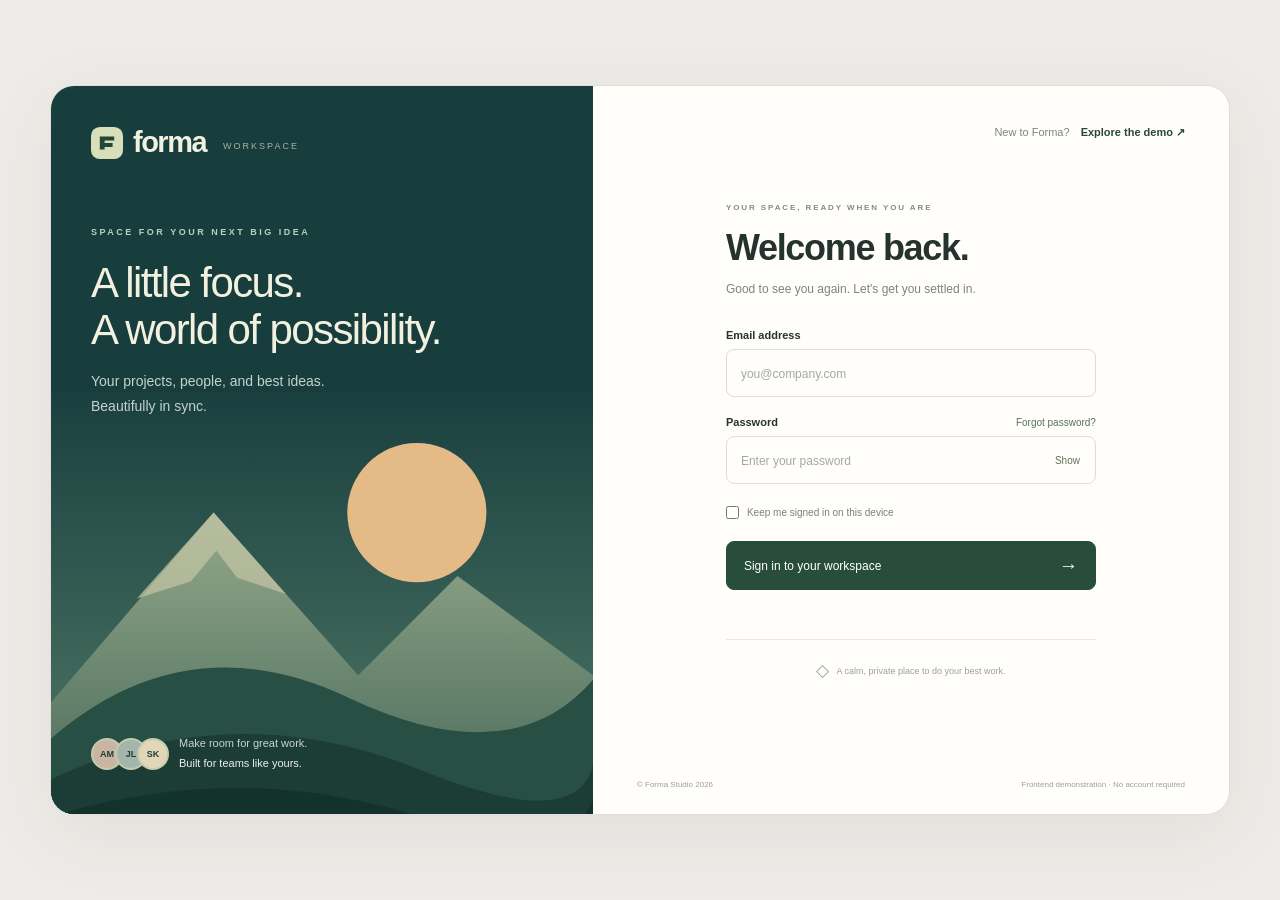
<file: backend/examples/studio_login/index.html>
<!DOCTYPE html>
<html lang="en"><head><meta charset="utf-8"><meta name="viewport" content="width=device-width,initial-scale=1"><title>Forma — Welcome back</title><link rel="icon" href="assets/images/brand.svg" type="image/svg+xml"><link rel="stylesheet" href="assets/css/styles.css"><script src="assets/js/app.js" defer></script></head>
<body><main class="shell"><section class="story" aria-label="Forma studio"><a class="brand" href="#"><img src="assets/images/brand.svg" alt="" width="32" height="32">forma<span class="brand-note">WORKSPACE</span></a><div class="story-copy"><span class="eyebrow">SPACE FOR YOUR NEXT BIG IDEA</span><h1>A little focus.<br>A world of possibility.</h1><p>Your projects, people, and best ideas.<br>Beautifully in sync.</p></div><img class="landscape" src="assets/images/landscape.svg" alt="Abstract landscape with a warm sun and layered mountain silhouettes"><div class="story-footer"><span class="avatars" aria-hidden="true">AM<span>JL</span><span>SK</span></span><span>Make room for great work.<br><strong>Built for teams like yours.</strong></span></div></section><section class="signin" aria-labelledby="heading"><div class="topnote">New to Forma? <a href="#signup" id="signup">Explore the demo <span aria-hidden="true">↗</span></a></div><div class="form-wrap"><span class="mini-label">YOUR SPACE, READY WHEN YOU ARE</span><h2 id="heading">Welcome back.</h2><p class="intro">Good to see you again. Let's get you settled in.</p><form id="login-form" novalidate><div class="field"><label for="email">Email address</label><input id="email" data-testid="email" name="email" type="email" placeholder="you@company.com" autocomplete="username" required aria-describedby="email-error"><span class="field-error" id="email-error"></span></div><div class="field"><div class="label-row"><label for="password">Password</label><a href="#reset" id="reset">Forgot password?</a></div><div class="password-wrap"><input id="password" data-testid="password" name="password" type="password" placeholder="Enter your password" autocomplete="current-password" required aria-describedby="password-error"><button type="button" class="reveal" data-testid="password-toggle" aria-controls="password" aria-label="Show password" aria-pressed="false">Show</button></div><span class="field-error" id="password-error"></span></div><label class="remember" for="remember"><input type="checkbox" id="remember">Keep me signed in on this device</label><button class="submit" type="submit" data-testid="submit">Sign in to your workspace <span aria-hidden="true">→</span></button><p class="status" id="status" data-testid="status" role="status" aria-live="polite"></p></form><div class="trust"><span aria-hidden="true">◇</span> A calm, private place to do your best work.</div></div><footer class="form-footer"><span>© Forma Studio 2026</span><span>Frontend demonstration · No account required</span></footer></section></main></body></html>
</file>
<file: backend/examples/studio_login/assets/css/styles.css>
*{box-sizing:border-box}body{margin:0;background:#eeece8;color:#25332e;font-family:Inter,ui-sans-serif,-apple-system,BlinkMacSystemFont,"Segoe UI",sans-serif;min-height:100vh;display:grid;place-items:center;padding:40px}a{color:inherit;text-decoration:none}button,input{font:inherit}.shell{width:min(1180px,100%);min-height:730px;display:grid;grid-template-columns:46% 54%;background:#fffefa;border:1px solid #dfdfd7;border-radius:24px;overflow:hidden;box-shadow:0 20px 80px #25332e12}.story{position:relative;isolation:isolate;overflow:hidden;background:#173e3d;padding:40px;color:#f2f0df;display:flex;flex-direction:column}.brand{display:flex;align-items:center;gap:10px;font-size:29px;font-weight:700;letter-spacing:-1.5px;z-index:1}.brand-note{font-size:9px;letter-spacing:2px;font-weight:400;margin:6px 0 0 7px;opacity:.65}.story-copy{z-index:1;margin-top:62px}.eyebrow{font-size:9px;letter-spacing:2.5px;color:#b9d0bd;font-weight:700}h1{font-size:42px;letter-spacing:-1.6px;line-height:1.12;font-weight:500;margin:20px 0 16px}.story-copy p{font-size:14px;line-height:1.8;color:#c3d3cb}.landscape{position:absolute;inset:auto 0 0;width:100%;height:58%;object-fit:cover;z-index:-1}.story-footer{margin-top:auto;padding-top:190px;display:flex;align-items:center;gap:17px;font-size:11px;line-height:1.8;color:#c5d6cc}.story-footer strong{font-weight:500;color:#f0f1e8}.avatars{display:flex;align-items:center;font-size:9px;font-weight:600;background:#c9b5a3;color:#233d34;border:2px solid #c2ccac;border-radius:50%;width:32px;height:32px;justify-content:center;margin-right:39px;position:relative}.avatars span{display:grid;place-items:center;width:32px;height:32px;border:2px solid #c2ccac;border-radius:50%;position:absolute;background:#a4b5ab;left:22px}.avatars span+span{left:44px;background:#e2d6b9}.signin{padding:40px 44px 25px;display:flex;flex-direction:column}.topnote{font-size:11px;color:#7b857e;text-align:right}.topnote a{color:#29483a;font-weight:600;margin-left:8px}.form-wrap{width:100%;max-width:370px;margin:auto}.mini-label{font-size:8px;letter-spacing:1.9px;color:#7f8f80;font-weight:700}h2{font-size:36px;letter-spacing:-1.3px;font-weight:550;margin:12px 0 10px;line-height:1.2}.intro{font-size:12px;line-height:1.7;color:#7b857e;margin:0 0 30px}.field{margin-bottom:19px}.field label{display:block;font-size:11px;font-weight:600;margin-bottom:8px}.field input{display:block;width:100%;border:1px solid #d9dfd5;background:#fffefa;border-radius:8px;height:48px;padding:0 14px;color:#20372e;outline:none;transition:border-color .15s,box-shadow .15s}.field input::placeholder{color:#a1aaa2;font-size:12px}.field input:focus{border-color:#416c55;box-shadow:0 0 0 3px #416c5515}.field input[aria-invalid=true]{border-color:#a14437}.label-row{display:flex;justify-content:space-between;align-items:baseline}.label-row a{font-size:10px;color:#57715b}.password-wrap{position:relative}.password-wrap input{padding-right:65px}.reveal{position:absolute;right:7px;top:7px;height:34px;padding:0 9px;font-size:10px;color:#60725d;border:0;background:transparent;cursor:pointer;border-radius:5px}.field-error{display:block;min-height:0;margin-top:5px;font-size:10px;color:#a14437}.field-error:empty{display:none}.remember{display:flex;align-items:center;gap:8px;font-size:10px;color:#788374;cursor:pointer;margin:22px 0}.remember input{accent-color:#264f3c;margin:0;width:13px;height:13px}.submit{width:100%;height:49px;background:#284d3b;color:#fff;border:1px solid #284d3b;border-radius:8px;font-size:12px;font-weight:500;cursor:pointer;display:flex;align-items:center;justify-content:space-between;padding:0 17px;transition:background .15s}.submit:hover{background:#173b2a}.submit span{font-size:19px}.status{font-size:11px;line-height:1.5;color:#3f6450;margin:12px 0 0;min-height:17px}.trust{font-size:9px;color:#9aa394;display:flex;align-items:center;justify-content:center;gap:7px;border-top:1px solid #e8eae2;margin-top:20px;padding-top:20px}.trust span{font-size:17px}.form-footer{display:flex;justify-content:space-between;font-size:8px;color:#9aa394;margin-top:42px;gap:15px}button:focus-visible,a:focus-visible,input[type=checkbox]:focus-visible{outline:3px solid #99b6a2;outline-offset:3px}@media(max-width:900px){body{padding:24px}.shell{grid-template-columns:42% 58%;min-height:670px}.story{padding:30px}h1{font-size:34px}.signin{padding:32px}.brand-note{display:none}}@media(max-width:650px){body{padding:14px;background:#fffefa;display:block}.shell{display:flex;flex-direction:column;border-radius:18px;min-height:0;box-shadow:none}.story{min-height:210px;padding:24px}.brand{font-size:23px}.brand img{width:26px;height:26px}.story-copy{margin-top:23px}.eyebrow,.story-copy p,.story-footer{display:none}h1{font-size:29px;margin:0;max-width:65%;line-height:1.08}.landscape{height:100%;width:60%;left:auto;right:0;opacity:.65}.signin{padding:22px 24px}.topnote{font-size:10px}.form-wrap{margin:35px auto 0;max-width:none}.mini-label{font-size:7px}h2{font-size:31px}.intro{font-size:11px;margin-bottom:25px}.form-footer{flex-direction:column;gap:6px;margin-top:28px}.trust{font-size:8px}.remember{font-size:9px}}@media(prefers-reduced-motion:reduce){*{transition:none!important}}
</file>
